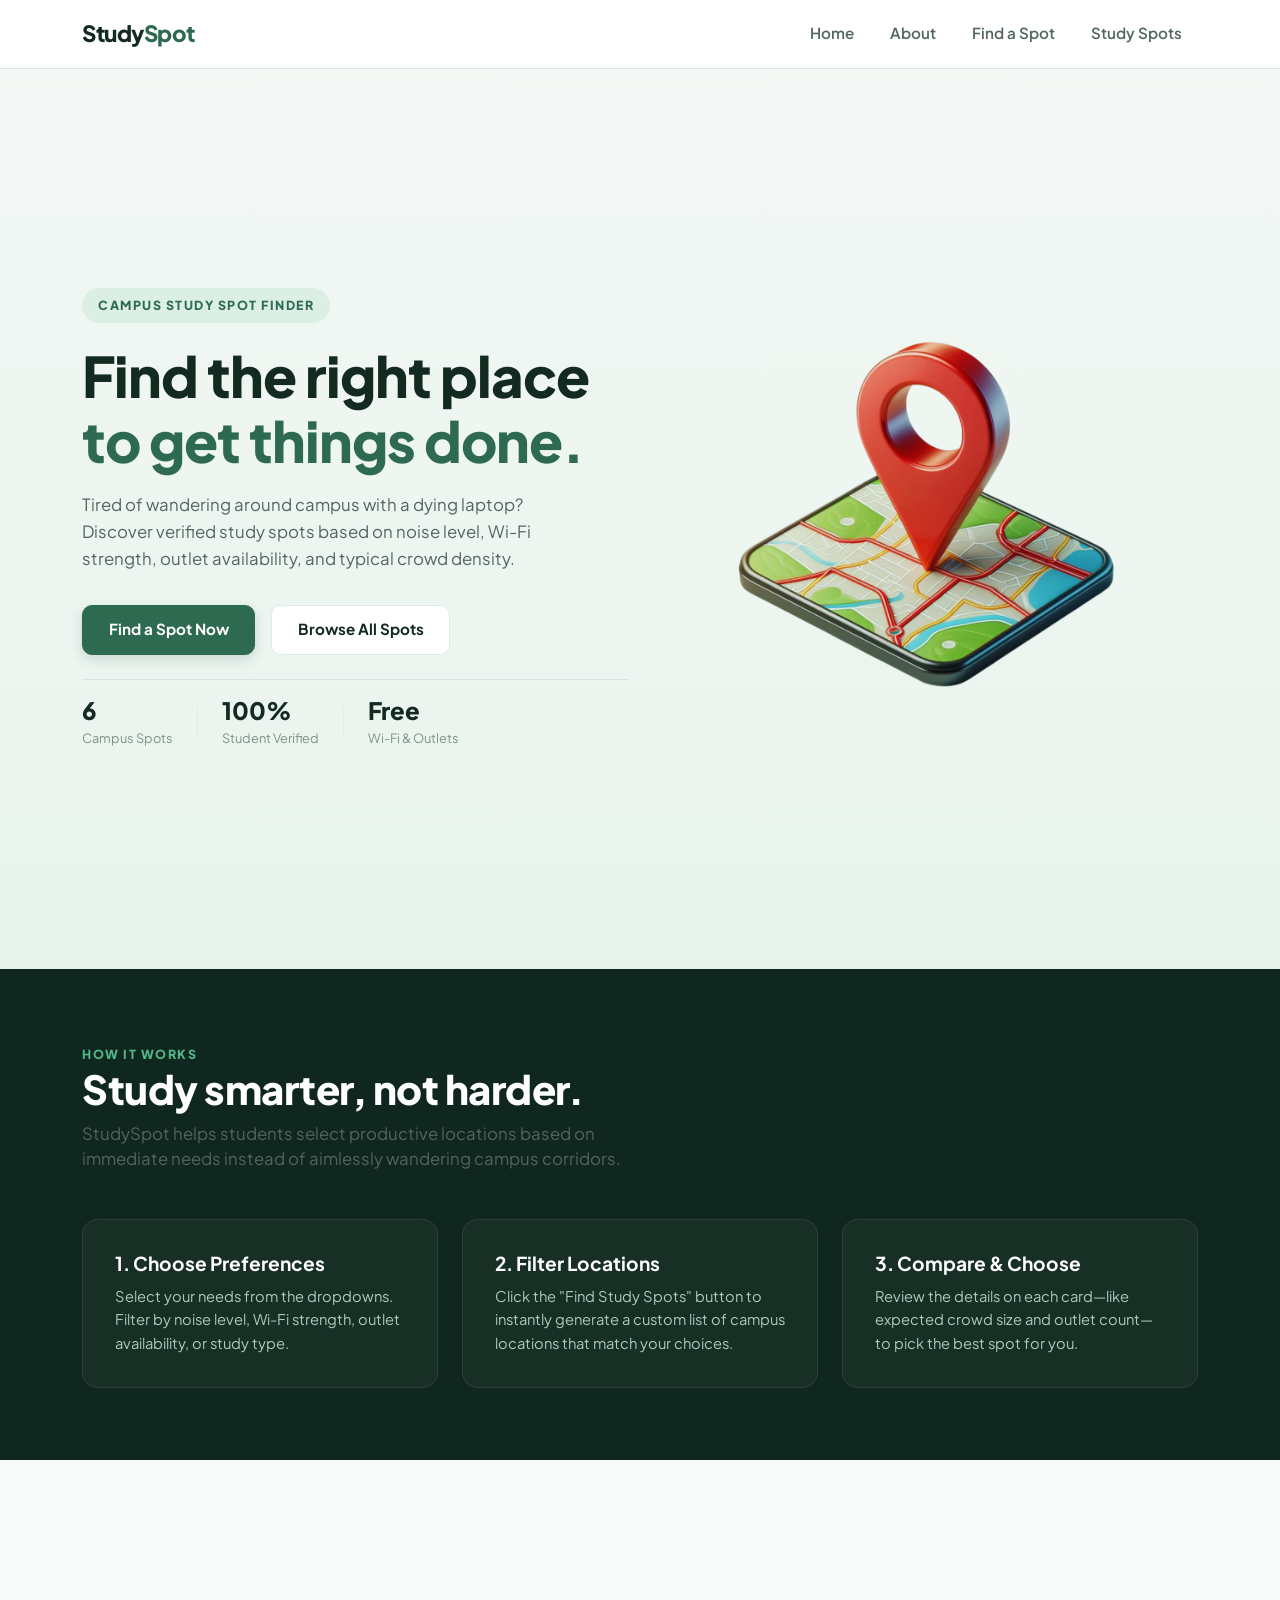
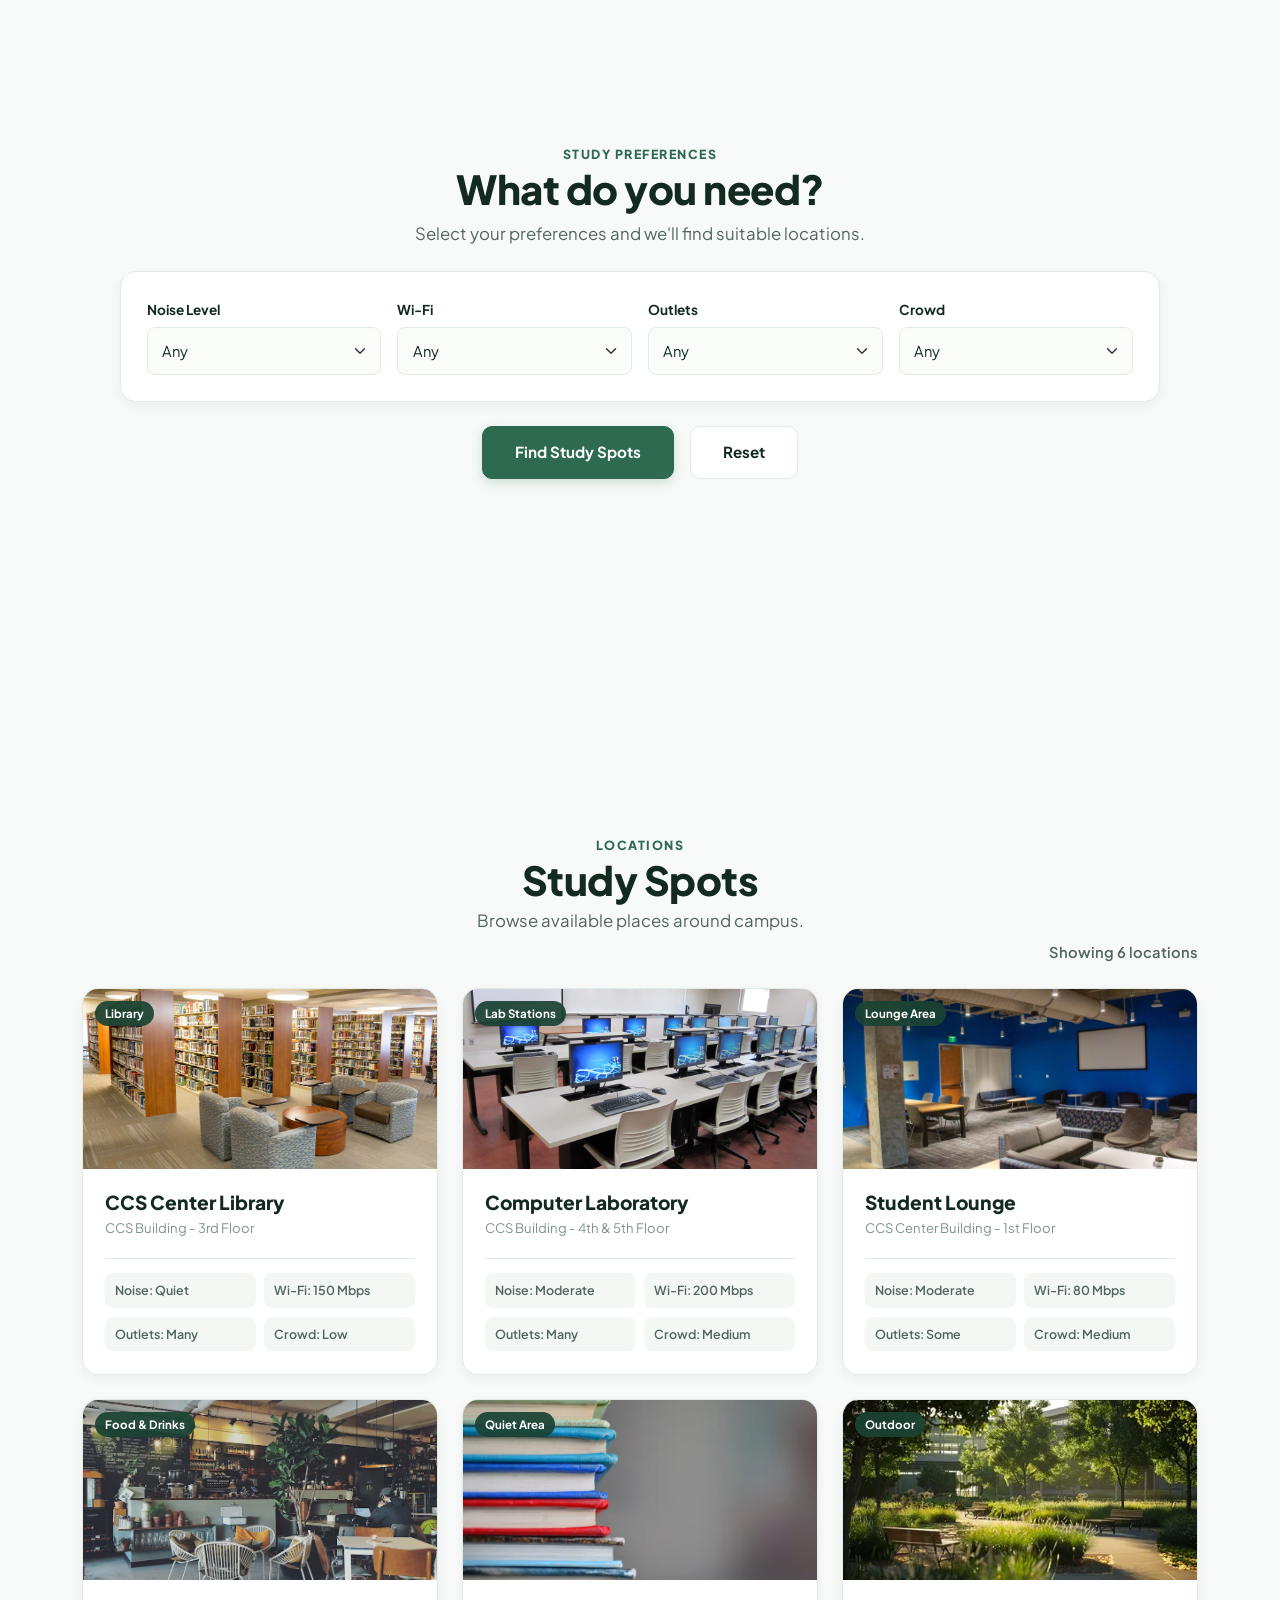
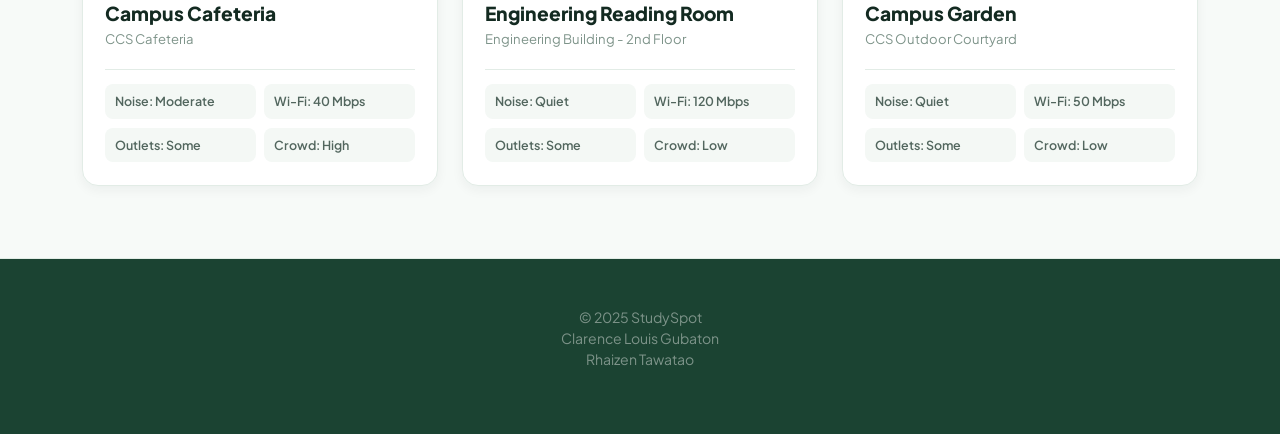
<file: index.html>
<!DOCTYPE html>
<html lang="en">
<head>
  <meta charset="UTF-8" />
  <meta name="viewport" content="width=device-width, initial-scale=1.0" />
  <title>StudySpot — Campus Study Spot Finder</title>

  <link href="https://cdn.jsdelivr.net/npm/bootstrap@5.3.3/dist/css/bootstrap.min.css" rel="stylesheet">

  <!-- Google Fonts -->
  <link rel="preconnect" href="https://fonts.googleapis.com">
  <link rel="preconnect" href="https://fonts.gstatic.com" crossorigin>
  <link href="https://fonts.googleapis.com/css2?family=Plus+Jakarta+Sans:wght@400;500;600;700;800&display=swap" rel="stylesheet">

  <link rel="stylesheet" href="style.css" />
  <link rel="icon" type="image/x-icon" href="assets/favicon.ico">
</head>
<body>

  <!-- Navbar -->
  <nav class="navbar navbar-expand-lg sticky-top bg-white border-bottom">
    <div class="container">
      <a class="navbar-brand logo" href="#home">Study<span>Spot</span></a>

      <button class="navbar-toggler" type="button" data-bs-toggle="collapse" data-bs-target="#navbarNav" aria-controls="navbarNav" aria-expanded="false" aria-label="Toggle navigation">
        <span class="navbar-toggler-icon"></span>
      </button>

      <div class="collapse navbar-collapse" id="navbarNav">
        <ul class="navbar-nav ms-auto py-2 py-lg-0 gap-1">
          <li class="nav-item">
            <a class="nav-link" href="#home">Home</a>
          </li>
          <li class="nav-item">
            <a class="nav-link" href="#about">About</a>
          </li>
          <li class="nav-item">
            <a class="nav-link" href="#finder">Find a Spot</a>
          </li>
          <li class="nav-item">
            <a class="nav-link" href="#spots">Study Spots</a>
          </li>
        </ul>
      </div>
    </div>
  </nav>

  <!-- Hero Section -->
  <section id="home" class="hero-section min-vh-100 d-flex align-items-center py-5">
    <div class="container">
      <div class="row align-items-center gy-4 gy-lg-0">
        <div class="col-12 col-lg-6 hero-text-col text-center text-lg-start">
          <span class="sub-badge badge-pill">CAMPUS STUDY SPOT FINDER</span>

          <h1 class="hero-title">
            Find the right place <br />
            <span class="highlight">to get things done.</span>
          </h1>

          <p class="hero-desc mx-auto mx-lg-0">
            Tired of wandering around campus with a dying laptop? Discover verified study spots based on noise level, Wi-Fi strength, outlet availability, and typical crowd density.
          </p>

          <div class="hero-actions d-flex flex-column flex-sm-row justify-content-center justify-content-lg-start gap-2 gap-sm-3 mb-4">
            <a href="#finder" class="btn btn-primary-custom">Find a Spot Now</a>
            <a href="#spots" class="btn btn-secondary-custom">Browse All Spots</a>
          </div>

          <div class="hero-stats d-flex align-items-center justify-content-center justify-content-lg-start flex-wrap gap-3 gap-sm-4 pt-3 border-top">
            <div class="stat-item text-center text-lg-start">
              <strong>6</strong>
              <span>Campus Spots</span>
            </div>
            <div class="stat-divider"></div>
            <div class="stat-item text-center text-lg-start">
              <strong>100%</strong>
              <span>Student Verified</span>
            </div>
            <div class="stat-divider"></div>
            <div class="stat-item text-center text-lg-start">
              <strong>Free</strong>
              <span>Wi-Fi &amp; Outlets</span>
            </div>
          </div>
        </div>

        <div class="col-12 col-lg-6 hero-visual-col text-center">
          <div class="hero-visual-wrapper mx-auto">
            <img src="images/map-pin.png" alt="Map visual" class="img-fluid hero-illustration mx-auto" />
          </div>
        </div>
      </div>
    </div>
  </section>

  <!-- About Section -->
  <section id="about" class="about-section py-5">
    <div class="container py-3 py-md-4">
      <div class="text-center text-lg-start mb-4">
        <span class="sub-badge text-light-green">HOW IT WORKS</span>
        <h2 class="section-title text-white">Study smarter, not harder.</h2>
        <p class="section-subtitle text-muted-green mx-auto mx-lg-0">
          StudySpot helps students select productive locations based on immediate needs instead of aimlessly wandering campus corridors.
        </p>
      </div>

      <div class="row g-3 g-md-4 mt-2">
        <div class="col-12 col-md-4">
          <div class="step-card h-100">
            <h3>1. Choose Preferences</h3>
            <p>Select your needs from the dropdowns. Filter by noise level, Wi-Fi strength, outlet availability, or study type.</p>
          </div>
        </div>
        <div class="col-12 col-md-4">
          <div class="step-card h-100">
            <h3>2. Filter Locations</h3>
            <p>Click the "Find Study Spots" button to instantly generate a custom list of campus locations that match your choices.</p>
          </div>
        </div>
        <div class="col-12 col-md-4">
          <div class="step-card h-100">
            <h3>3. Compare & Choose</h3>
            <p>Review the details on each card—like expected crowd size and outlet count—to pick the best spot for you.</p>
          </div>
        </div>
      </div>
    </div>
  </section>

  <!-- Finder Section -->
  <section id="finder" class="finder-section py-5 min-vh-100 d-flex align-items-center">
    <div class="container py-3 py-md-4">
      <div class="text-center mb-4">
        <span class="sub-badge">STUDY PREFERENCES</span>
        <h2 class="section-title">What do you need?</h2>
        <p class="section-subtitle mx-auto">Select your preferences and we'll find suitable locations.</p>
      </div>

      <div class="filter-box mx-auto">
        <div class="row g-3">
          <div class="col-12 col-sm-6 col-lg-3">
            <label for="filterNoise" class="form-label-custom">Noise Level</label>
            <select id="filterNoise" class="form-select custom-select">
              <option value="all">Any</option>
              <option value="Quiet">Quiet</option>
              <option value="Moderate">Moderate</option>
            </select>
          </div>

          <div class="col-12 col-sm-6 col-lg-3">
            <label for="filterWifi" class="form-label-custom">Wi-Fi</label>
            <select id="filterWifi" class="form-select custom-select">
              <option value="all">Any</option>
              <option value="Excellent">Excellent</option>
              <option value="Good">Good</option>
              <option value="Average">Average</option>
            </select>
          </div>

          <div class="col-12 col-sm-6 col-lg-3">
            <label for="filterOutlets" class="form-label-custom">Outlets</label>
            <select id="filterOutlets" class="form-select custom-select">
              <option value="all">Any</option>
              <option value="Many">Many</option>
              <option value="Some">Some</option>
            </select>
          </div>

          <div class="col-12 col-sm-6 col-lg-3">
            <label for="filterCrowd" class="form-label-custom">Crowd</label>
            <select id="filterCrowd" class="form-select custom-select">
              <option value="all">Any</option>
              <option value="Low">Low</option>
              <option value="Medium">Medium</option>
              <option value="High">High</option>
            </select>
          </div>
        </div>
      </div>

      <div class="filter-actions d-flex flex-column flex-sm-row justify-content-center align-items-center gap-2 gap-sm-3 mt-4">
        <button id="findSpotsBtn" class="btn btn-primary-custom btn-large">Find Study Spots</button>
        <button id="resetFiltersBtn" class="btn btn-secondary-custom btn-large">Reset</button>
      </div>
    </div>
  </section>

  <!-- Spots Section -->
<section id="spots" class="spots-section py-5">
  <div class="container py-3 py-md-4">
    <div class="text-center mb-2">
      <span class="sub-badge">LOCATIONS</span>
      <h2 class="section-title mb-1">Study Spots</h2>
      <p class="section-subtitle mx-auto mb-0">Browse available places around campus.</p>
    </div>
    <div class="results-count text-end mb-4">
      Showing <span id="spotsCount">6</span> locations
    </div>
    <div class="row g-3 g-md-4" id="spotsContainer"></div>
  </div>
</section>

  <!-- Footer -->
  <footer class="footer py-4 py-md-5">
    <div class="container text-center">
      <p class="mb-0">© 2025 StudySpot</p>
      <p>Clarence Louis Gubaton <br> Rhaizen Tawatao</p>
    </div>
  </footer>

  <script src="https://cdn.jsdelivr.net/npm/bootstrap@5.3.3/dist/js/bootstrap.bundle.min.js"></script>
  <script src="StudySpot.js"></script>
</body>
</html>
</file>
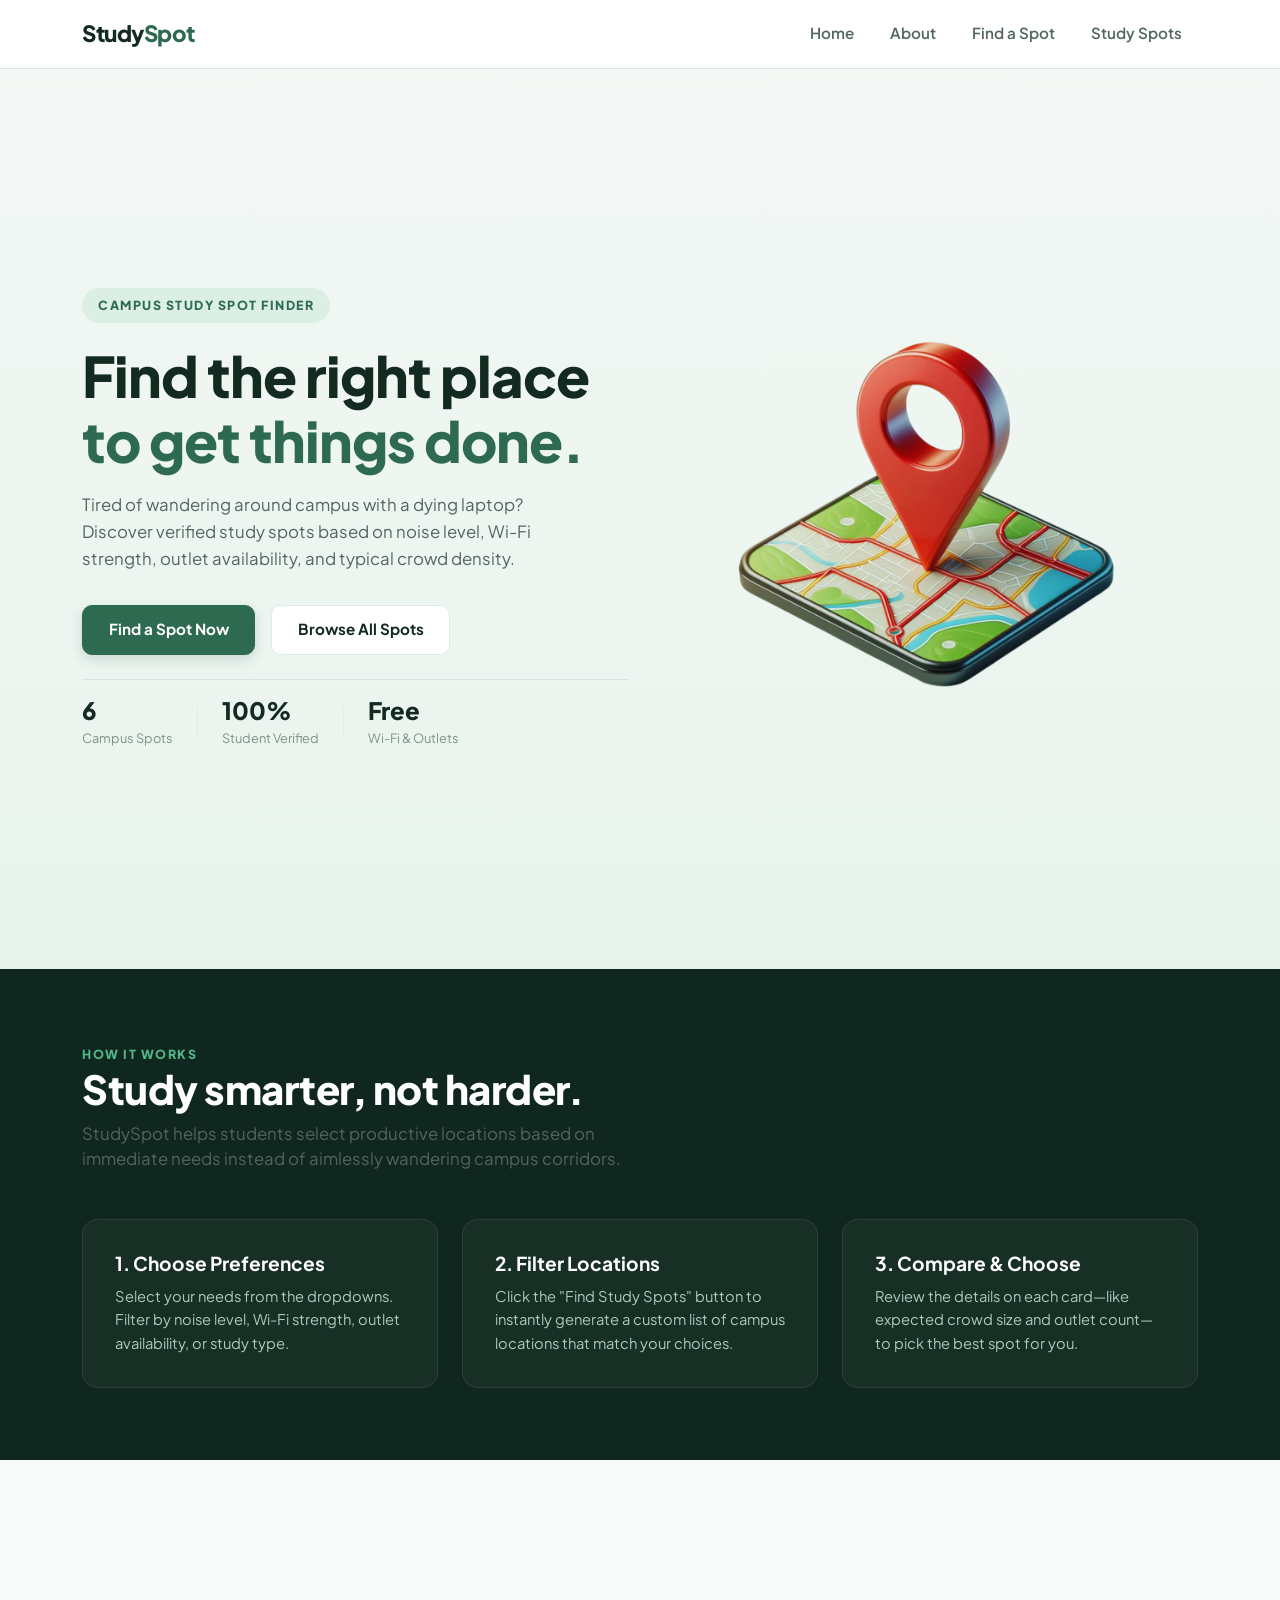
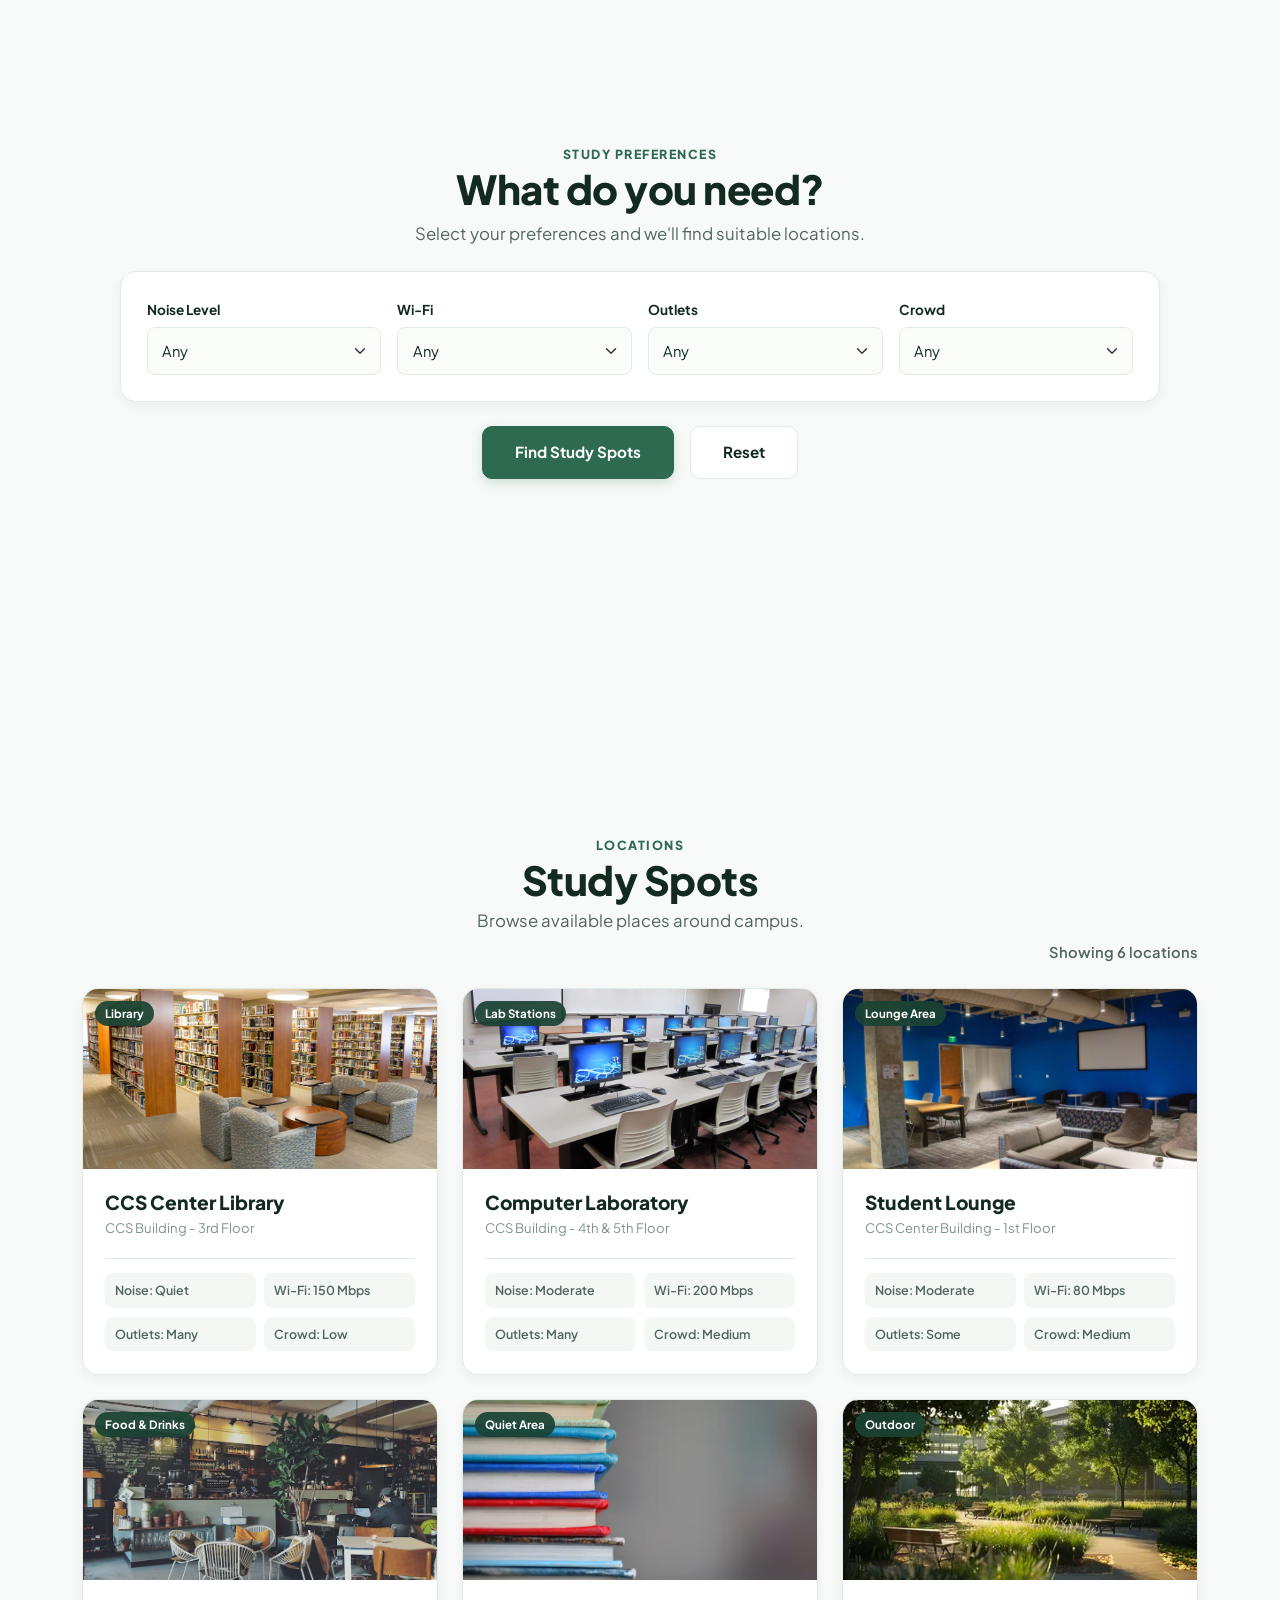
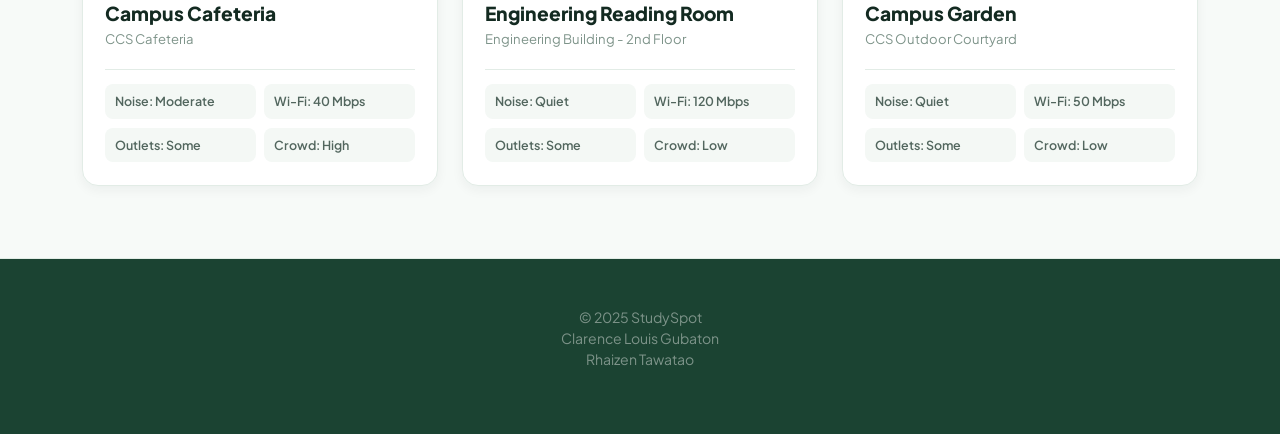
<file: StudySpot.html>
<!DOCTYPE html>
<html lang="en">
<head>
  <meta charset="UTF-8" />
  <meta name="viewport" content="width=device-width, initial-scale=1.0" />
  <title>StudySpot — Campus Study Spot Finder</title>

  <link href="https://cdn.jsdelivr.net/npm/bootstrap@5.3.3/dist/css/bootstrap.min.css" rel="stylesheet">

  <!-- Google Fonts -->
  <link rel="preconnect" href="https://fonts.googleapis.com">
  <link rel="preconnect" href="https://fonts.gstatic.com" crossorigin>
  <link href="https://fonts.googleapis.com/css2?family=Plus+Jakarta+Sans:wght@400;500;600;700;800&display=swap" rel="stylesheet">

  <link rel="stylesheet" href="style.css" />
  <link rel="icon" type="image/x-icon" href="assets/favicon.ico">
</head>
<body>

  <!-- Navbar -->
  <nav class="navbar navbar-expand-lg sticky-top bg-white border-bottom">
    <div class="container">
      <a class="navbar-brand logo" href="#home">Study<span>Spot</span></a>

      <button class="navbar-toggler" type="button" data-bs-toggle="collapse" data-bs-target="#navbarNav" aria-controls="navbarNav" aria-expanded="false" aria-label="Toggle navigation">
        <span class="navbar-toggler-icon"></span>
      </button>

      <div class="collapse navbar-collapse" id="navbarNav">
        <ul class="navbar-nav ms-auto py-2 py-lg-0 gap-1">
          <li class="nav-item">
            <a class="nav-link" href="#home">Home</a>
          </li>
          <li class="nav-item">
            <a class="nav-link" href="#about">About</a>
          </li>
          <li class="nav-item">
            <a class="nav-link" href="#finder">Find a Spot</a>
          </li>
          <li class="nav-item">
            <a class="nav-link" href="#spots">Study Spots</a>
          </li>
        </ul>
      </div>
    </div>
  </nav>

  <!-- Hero Section -->
  <section id="home" class="hero-section min-vh-100 d-flex align-items-center py-5">
    <div class="container">
      <div class="row align-items-center gy-4 gy-lg-0">
        <div class="col-12 col-lg-6 hero-text-col text-center text-lg-start">
          <span class="sub-badge badge-pill">CAMPUS STUDY SPOT FINDER</span>

          <h1 class="hero-title">
            Find the right place <br />
            <span class="highlight">to get things done.</span>
          </h1>

          <p class="hero-desc mx-auto mx-lg-0">
            Tired of wandering around campus with a dying laptop? Discover verified study spots based on noise level, Wi-Fi strength, outlet availability, and typical crowd density.
          </p>

          <div class="hero-actions d-flex flex-column flex-sm-row justify-content-center justify-content-lg-start gap-2 gap-sm-3 mb-4">
            <a href="#finder" class="btn btn-primary-custom">Find a Spot Now</a>
            <a href="#spots" class="btn btn-secondary-custom">Browse All Spots</a>
          </div>

          <div class="hero-stats d-flex align-items-center justify-content-center justify-content-lg-start flex-wrap gap-3 gap-sm-4 pt-3 border-top">
            <div class="stat-item text-center text-lg-start">
              <strong>6</strong>
              <span>Campus Spots</span>
            </div>
            <div class="stat-divider"></div>
            <div class="stat-item text-center text-lg-start">
              <strong>100%</strong>
              <span>Student Verified</span>
            </div>
            <div class="stat-divider"></div>
            <div class="stat-item text-center text-lg-start">
              <strong>Free</strong>
              <span>Wi-Fi &amp; Outlets</span>
            </div>
          </div>
        </div>

        <div class="col-12 col-lg-6 hero-visual-col text-center">
          <div class="hero-visual-wrapper mx-auto">
            <img src="images/map-pin.png" alt="Map visual" class="img-fluid hero-illustration mx-auto" />
          </div>
        </div>
      </div>
    </div>
  </section>

  <!-- About Section -->
  <section id="about" class="about-section py-5">
    <div class="container py-3 py-md-4">
      <div class="text-center text-lg-start mb-4">
        <span class="sub-badge text-light-green">HOW IT WORKS</span>
        <h2 class="section-title text-white">Study smarter, not harder.</h2>
        <p class="section-subtitle text-muted-green mx-auto mx-lg-0">
          StudySpot helps students select productive locations based on immediate needs instead of aimlessly wandering campus corridors.
        </p>
      </div>

      <div class="row g-3 g-md-4 mt-2">
        <div class="col-12 col-md-4">
          <div class="step-card h-100">
            <h3>1. Choose Preferences</h3>
            <p>Select your needs from the dropdowns. Filter by noise level, Wi-Fi strength, outlet availability, or study type.</p>
          </div>
        </div>
        <div class="col-12 col-md-4">
          <div class="step-card h-100">
            <h3>2. Filter Locations</h3>
            <p>Click the "Find Study Spots" button to instantly generate a custom list of campus locations that match your choices.</p>
          </div>
        </div>
        <div class="col-12 col-md-4">
          <div class="step-card h-100">
            <h3>3. Compare & Choose</h3>
            <p>Review the details on each card—like expected crowd size and outlet count—to pick the best spot for you.</p>
          </div>
        </div>
      </div>
    </div>
  </section>

  <!-- Finder Section -->
  <section id="finder" class="finder-section py-5 min-vh-100 d-flex align-items-center">
    <div class="container py-3 py-md-4">
      <div class="text-center mb-4">
        <span class="sub-badge">STUDY PREFERENCES</span>
        <h2 class="section-title">What do you need?</h2>
        <p class="section-subtitle mx-auto">Select your preferences and we'll find suitable locations.</p>
      </div>

      <div class="filter-box mx-auto">
        <div class="row g-3">
          <div class="col-12 col-sm-6 col-lg-3">
            <label for="filterNoise" class="form-label-custom">Noise Level</label>
            <select id="filterNoise" class="form-select custom-select">
              <option value="all">Any</option>
              <option value="Quiet">Quiet</option>
              <option value="Moderate">Moderate</option>
            </select>
          </div>

          <div class="col-12 col-sm-6 col-lg-3">
            <label for="filterWifi" class="form-label-custom">Wi-Fi</label>
            <select id="filterWifi" class="form-select custom-select">
              <option value="all">Any</option>
              <option value="Excellent">Excellent</option>
              <option value="Good">Good</option>
              <option value="Average">Average</option>
            </select>
          </div>

          <div class="col-12 col-sm-6 col-lg-3">
            <label for="filterOutlets" class="form-label-custom">Outlets</label>
            <select id="filterOutlets" class="form-select custom-select">
              <option value="all">Any</option>
              <option value="Many">Many</option>
              <option value="Some">Some</option>
            </select>
          </div>

          <div class="col-12 col-sm-6 col-lg-3">
            <label for="filterCrowd" class="form-label-custom">Crowd</label>
            <select id="filterCrowd" class="form-select custom-select">
              <option value="all">Any</option>
              <option value="Low">Low</option>
              <option value="Medium">Medium</option>
              <option value="High">High</option>
            </select>
          </div>
        </div>
      </div>

      <div class="filter-actions d-flex flex-column flex-sm-row justify-content-center align-items-center gap-2 gap-sm-3 mt-4">
        <button id="findSpotsBtn" class="btn btn-primary-custom btn-large">Find Study Spots</button>
        <button id="resetFiltersBtn" class="btn btn-secondary-custom btn-large">Reset</button>
      </div>
    </div>
  </section>

  <!-- Spots Section -->
<section id="spots" class="spots-section py-5">
  <div class="container py-3 py-md-4">
    <div class="text-center mb-2">
      <span class="sub-badge">LOCATIONS</span>
      <h2 class="section-title mb-1">Study Spots</h2>
      <p class="section-subtitle mx-auto mb-0">Browse available places around campus.</p>
    </div>
    <div class="results-count text-end mb-4">
      Showing <span id="spotsCount">6</span> locations
    </div>
    <div class="row g-3 g-md-4" id="spotsContainer"></div>
  </div>
</section>

  <!-- Footer -->
  <footer class="footer py-4 py-md-5">
    <div class="container text-center">
      <p class="mb-0">© 2025 StudySpot</p>
      <p>Clarence Louis Gubaton <br> Rhaizen Tawatao</p>
    </div>
  </footer>

  <script src="https://cdn.jsdelivr.net/npm/bootstrap@5.3.3/dist/js/bootstrap.bundle.min.js"></script>
  <script src="StudySpot.js"></script>
</body>
</html>
</file>
<file: style.css>
:root {
  --primary: #2d6a4f;
  --primary-dark: #1b4332;
  --primary-deep: #0f271e;
  --primary-light: #52b788;
  --primary-tint: rgba(45, 106, 79, 0.1);
  --bg-light: #f2f7f4;
  --surface: #ffffff;
  --text-main: #132a21;
  --text-muted: #52665e;
  --text-dim: #7d9389;
  --border: #e2ece6;
  --shadow-sm: 0 4px 12px rgba(18, 45, 33, 0.05);
  --shadow-hover: 0 14px 28px rgba(18, 45, 33, 0.1);
  --radius-sm: 8px;
  --radius-md: 10px;
  --radius-lg: 16px;
  --radius-full: 9999px;
  --transition: all 0.2s ease;
}

html {
  scroll-behavior: smooth;
  font-size: 16px;
}

body {
  font-family: 'Plus Jakarta Sans', system-ui, -apple-system, sans-serif;
  color: var(--text-main);
  background-color: var(--bg-light);
  line-height: 1.5;
  overflow-x: hidden;
}

section {
  scroll-margin-top: 75px;
}

/* NAVBAR */
.navbar {
  background: rgba(255, 255, 255, 0.96);
  padding: 0.75rem 0;
}

.logo {
  font-size: 1.4rem;
  font-weight: 800;
  color: var(--text-main);
  text-decoration: none;
  letter-spacing: -0.5px;
}

.logo span {
  color: var(--primary);
}

.nav-link {
  color: var(--text-muted);
  font-weight: 600;
  font-size: 0.95rem;
  padding: 0.5rem 1rem !important;
  border-radius: var(--radius-md);
  transition: var(--transition);
  text-align: center;
}


.nav-link:hover{
  color: var(--primary) !important;
  background-color: var(--primary-tint);
}

.navbar-toggler {
  border: 1px solid var(--border);
  padding: 0.35rem 0.55rem;
}

.navbar-toggler:focus {
  box-shadow: 0 0 0 3px rgba(45, 106, 79, 0.15);
}

/* HERO SECTION */
.hero-section {
  background: linear-gradient(180deg, #f3f8f5 0%, #e8f3ed 100%);
}

.sub-badge {
  display: inline-block;
  font-size: 0.78rem;
  font-weight: 800;
  letter-spacing: 1.5px;
  color: var(--primary);
}

.sub-badge.badge-pill {
  background: #dcefe4;
  color: #2e6b4f;
  padding: 0.5rem 1rem;
  border-radius: var(--radius-full);
  margin-bottom: 1.25rem;
}

.hero-title {
  font-size: clamp(2rem, 4.5vw, 3.5rem);
  font-weight: 800;
  line-height: 1.15;
  color: var(--text-main);
  letter-spacing: -1px;
  margin-bottom: 1.25rem;
}

.hero-title .highlight {
  color: var(--primary);
}

.hero-desc {
  font-size: clamp(0.95rem, 1.8vw, 1.05rem);
  color: var(--text-muted);
  max-width: 480px;
  margin-bottom: 2rem;
  line-height: 1.6;
}

.btn-primary-custom {
  display: inline-flex;
  align-items: center;
  justify-content: center;
  background-color: var(--primary);
  color: #ffffff;
  font-weight: 700;
  font-size: 0.95rem;
  padding: 0.8rem 1.6rem;
  border-radius: var(--radius-md);
  text-decoration: none;
  border: 1px solid var(--primary);
  box-shadow: 0 4px 12px rgba(45, 106, 79, 0.2);
  transition: var(--transition);
}

.btn-primary-custom:hover {
  background-color: var(--primary-dark);
  border-color: var(--primary-dark);
  color: #ffffff;
  transform: translateY(-2px);
  box-shadow: 0 6px 16px rgba(45, 106, 79, 0.25);
}

.btn-secondary-custom {
  display: inline-flex;
  align-items: center;
  justify-content: center;
  background-color: var(--surface);
  color: var(--text-main);
  font-weight: 700;
  font-size: 0.95rem;
  padding: 0.8rem 1.6rem;
  border-radius: var(--radius-md);
  text-decoration: none;
  border: 1px solid var(--border);
  transition: var(--transition);
}

.btn-secondary-custom:hover {
  background-color: #f9fbf9;
  border-color: #cbdad1;
  color: var(--text-main);
  transform: translateY(-2px);
}

.btn-large {
  padding: 0.9rem 2rem;
}

.stat-item strong {
  display: block;
  font-size: clamp(1.25rem, 2.5vw, 1.5rem);
  font-weight: 800;
  color: var(--text-main);
  line-height: 1.2;
}

.stat-item span {
  font-size: 0.8rem;
  color: var(--text-dim);
}

.stat-divider {
  width: 1px;
  height: 30px;
  background: var(--border);
  flex-shrink: 0;
}

.hero-visual-wrapper {
  max-width: 420px;
}

.hero-illustration {
  width: 100%;
  height: auto;
  mix-blend-mode: multiply;
  pointer-events: none;
  user-select: none;
}

/* ABOUT SECTION */
.about-section {
  background-color: var(--primary-deep);
  color: #ffffff;
}

.text-light-green {
  color: var(--primary-light);
}

.text-muted-green {
  color: #a3c1b4;
}

.step-card {
  background: rgba(255, 255, 255, 0.04);
  border: 1px solid rgba(255, 255, 255, 0.08);
  padding: clamp(1.4rem, 2.5vw, 2rem);
  border-radius: var(--radius-lg);
  transition: var(--transition);
}

.step-card:hover {
  background: rgba(255, 255, 255, 0.07);
  transform: translateY(-3px);
}

.step-card h3 {
  font-size: 1.2rem;
  font-weight: 700;
  margin-bottom: 0.6rem;
  color: #ffffff;
}

.step-card p {
  color: #b0c9bd;
  font-size: 0.92rem;
  line-height: 1.6;
  margin-bottom: 0;
}

/* FINDER SECTION */
.finder-section {
  background: #f7faf8;
}

.section-title {
  font-size: clamp(1.75rem, 3.2vw, 2.5rem);
  font-weight: 800;
  letter-spacing: -0.5px;
}

.section-subtitle {
  font-size: clamp(0.92rem, 1.6vw, 1.05rem);
  color: var(--text-muted);
  max-width: 580px;
}

.filter-box {
  max-width: 1040px;
  background: var(--surface);
  border: 1px solid var(--border);
  border-radius: var(--radius-lg);
  padding: clamp(1.2rem, 2.5vw, 1.6rem);
  box-shadow: var(--shadow-sm);
}

.form-label-custom {
  font-size: 0.85rem;
  font-weight: 700;
  color: var(--text-main);
  margin-bottom: 0.4rem;
}

.custom-select {
  padding: 0.75rem 0.9rem;
  border: 1px solid var(--border);
  border-radius: var(--radius-sm);
  background-color: #fafcfa;
  font-size: 0.92rem;
  color: var(--text-main);
  transition: var(--transition);
}

.custom-select:focus {
  border-color: var(--primary);
  background-color: #ffffff;
  box-shadow: 0 0 0 3px rgba(45, 106, 79, 0.15);
}

.filter-actions .btn {
  width: auto;
}

@media (max-width: 575.98px) {
  .filter-actions .btn {
    width: 100%;
  }
}

/* SPOTS SECTION */
.spots-section {
  background: #f7faf8;
}

.results-count {
  font-size: 0.92rem;
  font-weight: 600;
  color: var(--text-muted);
}

.spot-card {
  background: var(--surface);
  border-radius: var(--radius-lg);
  border: 1px solid var(--border);
  overflow: hidden;
  box-shadow: var(--shadow-sm);
  display: flex;
  flex-direction: column;
  height: 100%;
  transition: var(--transition);
}

@media (hover: hover) {
  .spot-card:hover {
    transform: translateY(-5px);
    box-shadow: var(--shadow-hover);
    border-color: #bad3c4;
  }
}

.spot-image-wrapper {
  position: relative;
  height: 180px;
  overflow: hidden;
  background: #e2ece6;
}

.spot-image {
  width: 100%;
  height: 100%;
  object-fit: cover;
}

.spot-top-badge {
  position: absolute;
  top: 12px;
  left: 12px;
  background: rgba(27, 67, 50, 0.92);
  color: #fff;
  font-size: 0.72rem;
  font-weight: 700;
  padding: 4px 10px;
  border-radius: var(--radius-full);
}

.spot-body {
  padding: clamp(1.1rem, 2vw, 1.4rem);
  display: flex;
  flex-direction: column;
  flex-grow: 1;
}

.spot-name {
  font-size: 1.2rem;
  font-weight: 800;
  color: var(--text-main);
  margin-bottom: 0.25rem;
}

.spot-location {
  font-size: 0.82rem;
  color: var(--text-dim);
  margin-bottom: 1.25rem;
}

.spot-specs {
  display: grid;
  grid-template-columns: 1fr 1fr;
  gap: 0.55rem;
  margin-top: auto;
  padding-top: 0.9rem;
  border-top: 1px solid var(--border);
}

.spec-pill {
  background: #f4f8f5;
  padding: 0.5rem 0.6rem;
  border-radius: var(--radius-sm);
  font-size: 0.78rem;
  font-weight: 600;
  color: var(--text-muted);
  white-space: nowrap;
  overflow: hidden;
  text-overflow: ellipsis;
}

/* FOOTER */
.footer {
  text-align: center;
  font-size: 0.88rem;
  color: var(--text-dim);
  background: var(--primary-dark);
  border-top: 1px solid var(--border);
}

@media (max-width: 576px) {
  .hero-stats {
    width: 100%;
    justify-content: space-around !important;
  }
}
</file>
